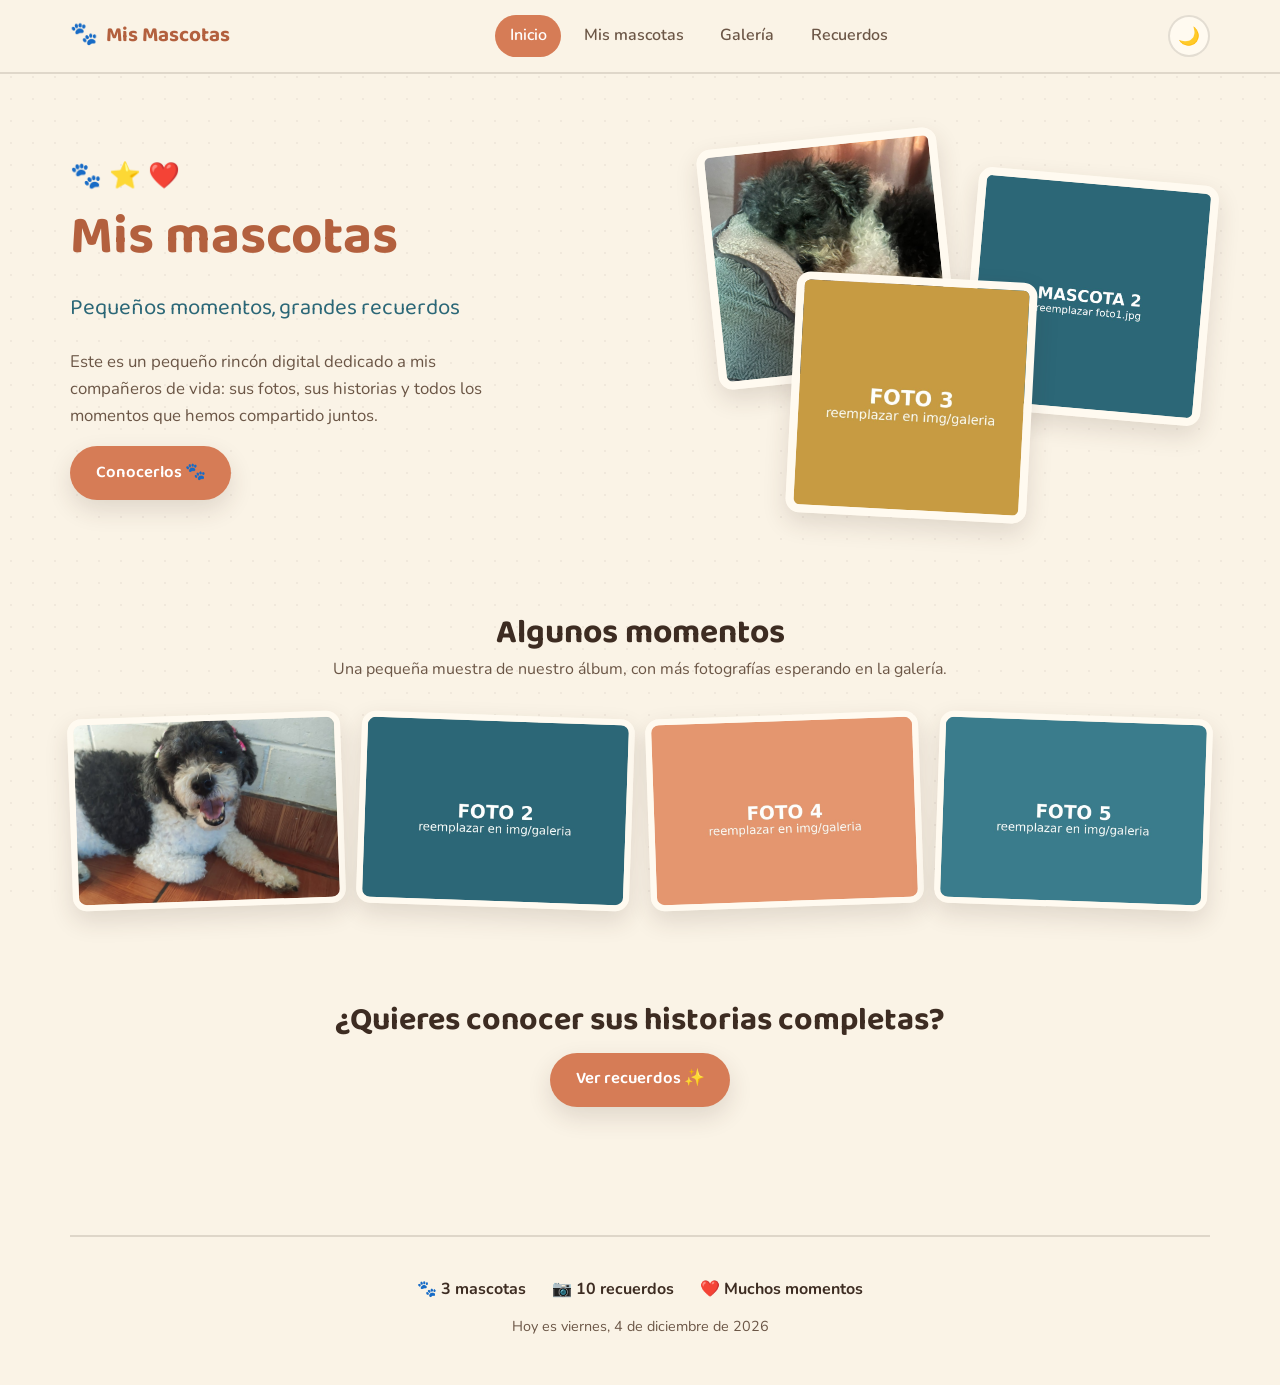
<file: index.html>
<!DOCTYPE html>
<html lang="es">
<head>
  <meta charset="UTF-8">
  <meta name="viewport" content="width=device-width, initial-scale=1.0">
  <title>Mis Perritos | Álbum digital de nuestros recuerdos</title>
  <meta name="description" content="Un álbum digital cálido y personal dedicado a mis mascotas: conócelas, mira la galería de fotos y revive nuestros recuerdos favoritos.">
  <link rel="stylesheet" href="css/style.css">
  <link rel="stylesheet" href="css/home.css">
</head>
<body>

  <header class="site-header">
    <nav class="navbar container" aria-label="Navegación principal">
      <a href="index.html" class="brand"><span class="paw">🐾</span> Mis Mascotas</a>
      <ul class="nav-links">
        <li><a href="index.html" aria-current="page">Inicio</a></li>
        <li><a href="mascotas.html">Mis mascotas</a></li>
        <li><a href="galeria.html">Galería</a></li>
        <li><a href="recuerdos.html">Recuerdos</a></li>
      </ul>
      <div class="nav-actions">
        <button class="theme-toggle" aria-label="Cambiar a modo oscuro">🌙</button>
        <button class="hamburger" aria-label="Abrir menú" aria-expanded="false">
          <span></span><span></span><span></span>
        </button>
      </div>
    </nav>
  </header>

  <main>
    <section class="hero container">
      <div class="hero-text">
        <p class="hero-eyebrow-icons">🐾 ⭐ ❤️</p>
        <h1>Mis mascotas</h1>
        <p class="tagline">Pequeños momentos, grandes recuerdos</p>
        <p class="lead">Este es un pequeño rincón digital dedicado a mis compañeros de vida: sus fotos, sus historias y todos los momentos que hemos compartido juntos.</p>
        <a href="mascotas.html" class="btn btn-primary">Conocerlos 🐾</a>
      </div>
      <div class="hero-collage" aria-hidden="true">
        <img src="img/mascota1/foto1.jpg" alt="">
        <img src="img/mascota2/foto1.jpg" alt="">
        <img src="img/galeria/foto3.jpg" alt="">
      </div>
    </section>

    <section class="preview-section container">
      <h2 class="reveal">Algunos momentos</h2>
      <p class="lead reveal">Una pequeña muestra de nuestro álbum, con más fotografías esperando en la galería.</p>
      <div class="preview-grid">
        <figure class="reveal"><img src="img/galeria/foto1.jpg" alt="Fotografía del álbum 1" loading="lazy"></figure>
        <figure class="reveal"><img src="img/galeria/foto2.jpg" alt="Fotografía del álbum 2" loading="lazy"></figure>
        <figure class="reveal"><img src="img/galeria/foto4.jpg" alt="Fotografía del álbum 3" loading="lazy"></figure>
        <figure class="reveal"><img src="img/galeria/foto5.jpg" alt="Fotografía del álbum 4" loading="lazy"></figure>
      </div>
    </section>

    <section class="home-cta container reveal">
      <h2>¿Quieres conocer sus historias completas?</h2>
      <a href="recuerdos.html" class="btn btn-primary">Ver recuerdos ✨</a>
    </section>
  </main>

  <footer class="site-footer container">
    <div class="footer-stats">
      <span>🐾 3 mascotas</span>
      <span>📷 10 recuerdos</span>
      <span>❤️ Muchos momentos</span>
    </div>
    <p class="footer-date"></p>
  </footer>

  <button class="back-to-top" aria-label="Volver arriba">↑</button>

  <script src="js/main.js"></script>
</body>
</html>
</file>
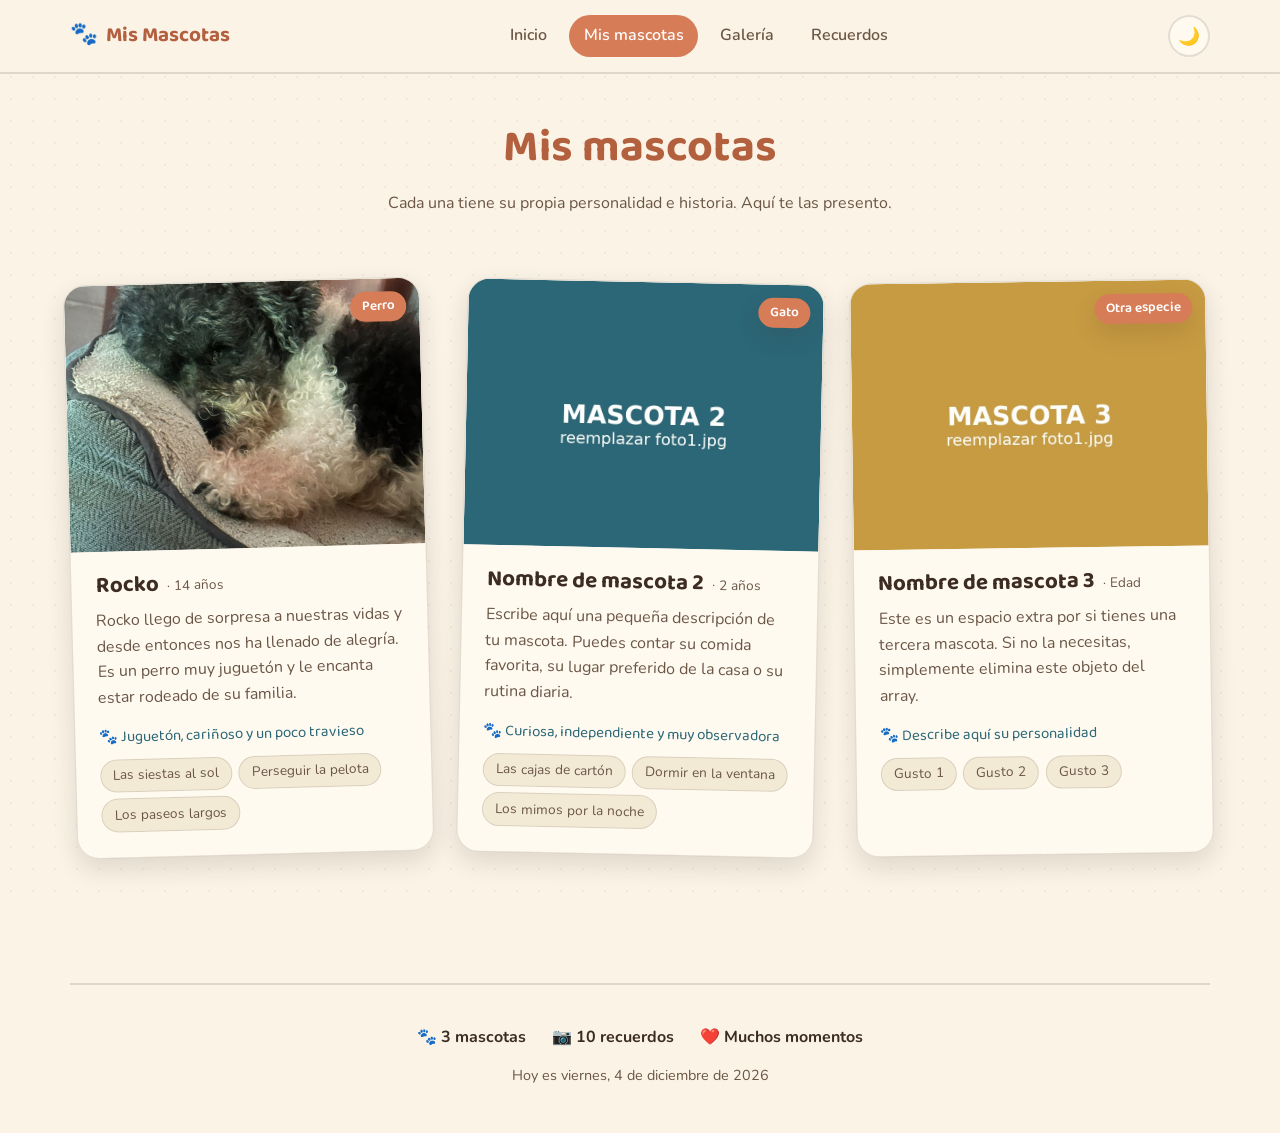
<file: mascotas.html>
<!DOCTYPE html>
<html lang="es">
<head>
  <meta charset="UTF-8">
  <meta name="viewport" content="width=device-width, initial-scale=1.0">
  <title>Mis Mascotas | Conoce a mis mascotas</title>
  <meta name="description" content="Conoce a cada una de mis mascotas: su nombre, edad, personalidad y las cosas que más les gustan.">
  <link rel="stylesheet" href="css/style.css">
  <link rel="stylesheet" href="css/mascotas.css">
</head>
<body>

  <header class="site-header">
    <nav class="navbar container" aria-label="Navegación principal">
      <a href="index.html" class="brand"><span class="paw">🐾</span> Mis Mascotas</a>
      <ul class="nav-links">
        <li><a href="index.html">Inicio</a></li>
        <li><a href="mascotas.html" aria-current="page">Mis mascotas</a></li>
        <li><a href="galeria.html">Galería</a></li>
        <li><a href="recuerdos.html">Recuerdos</a></li>
      </ul>
      <div class="nav-actions">
        <button class="theme-toggle" aria-label="Cambiar a modo oscuro">🌙</button>
        <button class="hamburger" aria-label="Abrir menú" aria-expanded="false">
          <span></span><span></span><span></span>
        </button>
      </div>
    </nav>
  </header>

  <main class="container">
    <section class="page-header reveal">
      <h1>Mis mascotas</h1>
      <p>Cada una tiene su propia personalidad e historia. Aquí te las presento.</p>
    </section>

    <section class="mascotas-grid" id="mascotas-grid" aria-label="Tarjetas de mascotas">
      <!-- Las tarjetas se generan automáticamente desde js/mascotas.js -->
    </section>
  </main>

  <footer class="site-footer container">
    <div class="footer-stats">
      <span>🐾 3 mascotas</span>
      <span>📷 10 recuerdos</span>
      <span>❤️ Muchos momentos</span>
    </div>
    <p class="footer-date"></p>
  </footer>

  <button class="back-to-top" aria-label="Volver arriba">↑</button>

  <script src="js/main.js"></script>
  <script src="js/mascotas.js"></script>
</body>
</html>
</file>
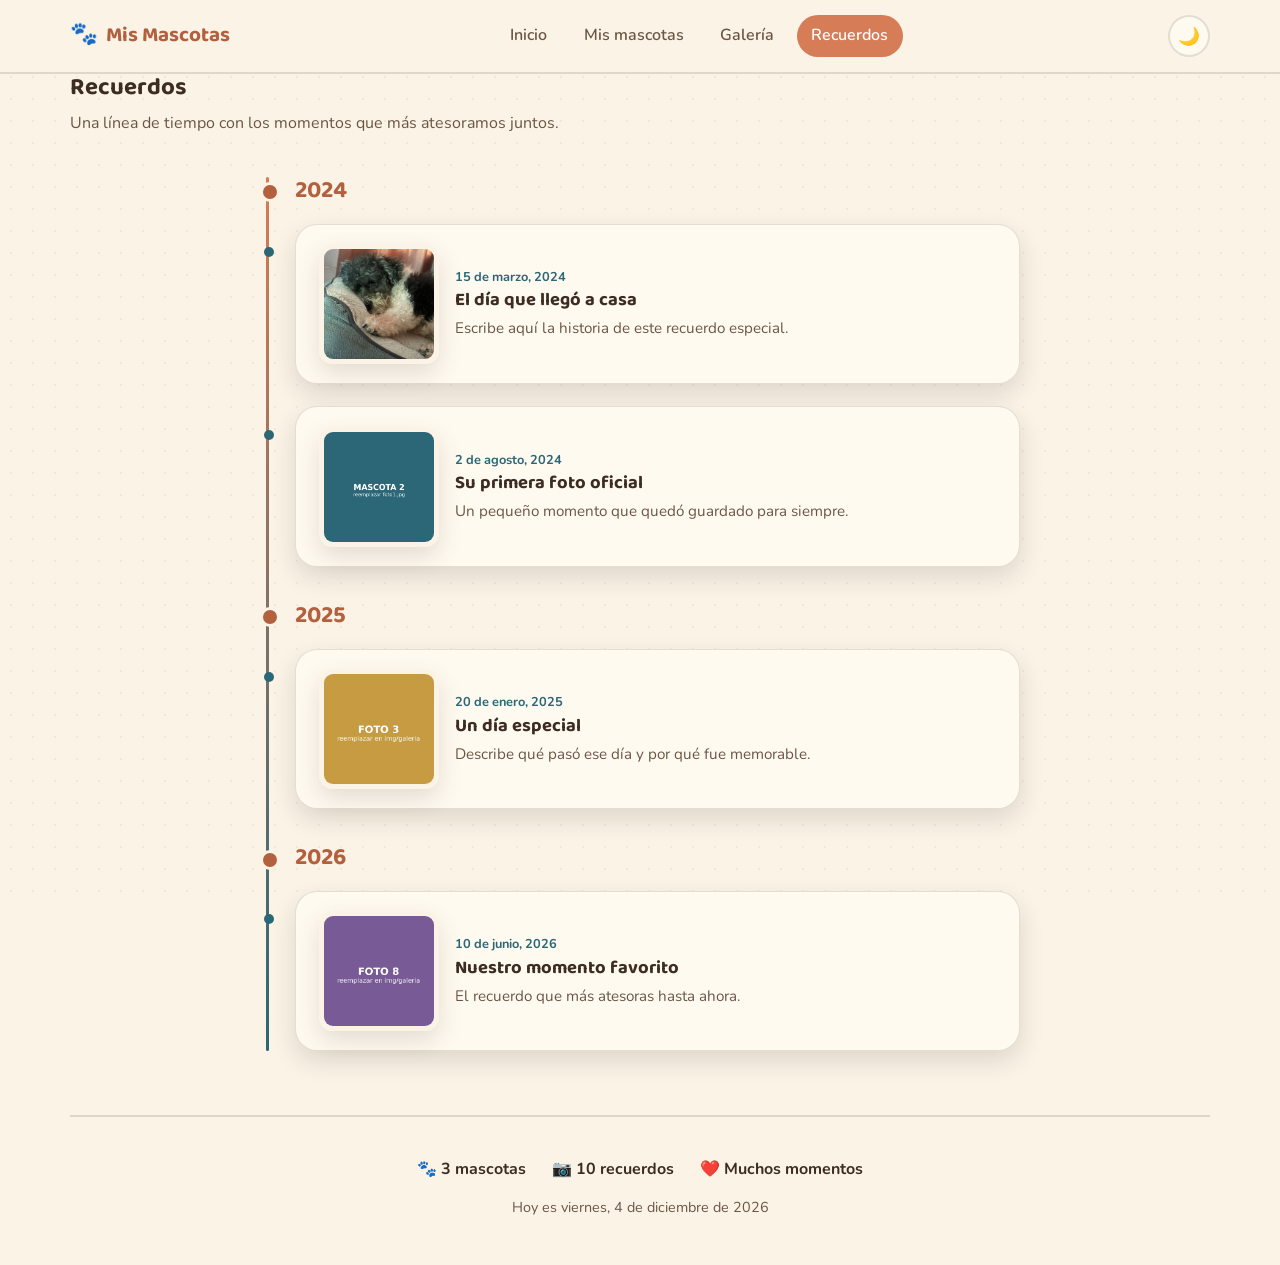
<file: recuerdos.html>
<!DOCTYPE html>
<html lang="es">
<head>
  <meta charset="UTF-8">
  <meta name="viewport" content="width=device-width, initial-scale=1.0">
  <title>Mis Mascotas | Recuerdos</title>
  <meta name="description" content="Línea de tiempo con los momentos y recuerdos más especiales junto a mis mascotas.">
  <link rel="stylesheet" href="css/style.css">
  <link rel="stylesheet" href="css/recuerdos.css">
</head>
<body>

  <header class="site-header">
    <nav class="navbar container" aria-label="Navegación principal">
      <a href="index.html" class="brand"><span class="paw">🐾</span> Mis Mascotas</a>
      <ul class="nav-links">
        <li><a href="index.html">Inicio</a></li>
        <li><a href="mascotas.html">Mis mascotas</a></li>
        <li><a href="galeria.html">Galería</a></li>
        <li><a href="recuerdos.html" aria-current="page">Recuerdos</a></li>
      </ul>
      <div class="nav-actions">
        <button class="theme-toggle" aria-label="Cambiar a modo oscuro">🌙</button>
        <button class="hamburger" aria-label="Abrir menú" aria-expanded="false">
          <span></span><span></span><span></span>
        </button>
      </div>
    </nav>
  </header>

  <main class="container">
    <section class="page-header reveal">
      <h1>Recuerdos</h1>
      <p>Una línea de tiempo con los momentos que más atesoramos juntos.</p>
    </section>

    <div class="timeline" id="timeline" aria-label="Línea de tiempo de recuerdos">
      <!-- Los recuerdos se generan automáticamente desde js/recuerdos.js -->
    </div>
  </main>

  <footer class="site-footer container">
    <div class="footer-stats">
      <span>🐾 3 mascotas</span>
      <span>📷 10 recuerdos</span>
      <span>❤️ Muchos momentos</span>
    </div>
    <p class="footer-date"></p>
  </footer>

  <button class="back-to-top" aria-label="Volver arriba">↑</button>

  <script src="js/main.js"></script>
  <script src="js/recuerdos.js"></script>
</body>
</html>
</file>
<file: css/style.css>
/* ============================================
   MIS MASCOTAS — Hoja de estilos base
   Variables, reset, navegación, pie de página
   y utilidades compartidas por todo el sitio.
   ============================================ */

@import url('https://fonts.googleapis.com/css2?family=Baloo+2:wght@500;600;700;800&family=Nunito:wght@400;600;700&display=swap');

:root {
  /* --- Paleta cálida tipo scrapbook --- */
  --paper: #faf3e6;
  --paper-alt: #f3ead6;
  --ink: #3d2c22;
  --ink-soft: #6b5646;
  --coral: #d67c56;
  --coral-dark: #b3603e;
  --teal: #2b6777;
  --mustard: #c79b42;
  --cream-card: #fffaf0;
  --border-soft: rgba(61, 44, 34, 0.14);
  --shadow-soft: 0 10px 24px rgba(61, 44, 34, 0.14);
  --shadow-hover: 0 16px 32px rgba(61, 44, 34, 0.22);

  --font-display: 'Baloo 2', 'Segoe UI', sans-serif;
  --font-body: 'Nunito', 'Segoe UI', sans-serif;

  --radius-lg: 22px;
  --radius-md: 14px;
  --nav-height: 72px;

  color-scheme: light;
}

[data-theme="dark"] {
  color-scheme: dark;
  --paper: #241c17;
  --paper-alt: #2c231c;
  --ink: #f4e9db;
  --ink-soft: #cdb9a6;
  --cream-card: #2f261f;
  --border-soft: rgba(244, 233, 219, 0.14);
  --shadow-soft: 0 10px 24px rgba(0, 0, 0, 0.4);
  --shadow-hover: 0 16px 32px rgba(0, 0, 0, 0.5);
}

* { box-sizing: border-box; }

html { scroll-behavior: smooth; }

body {
  margin: 0;
  font-family: var(--font-body);
  background-color: var(--paper);
  color: var(--ink);
  line-height: 1.6;
  transition: background-color 0.3s ease, color 0.3s ease;
}

img { max-width: 100%; display: block; }

a { color: inherit; }

h1, h2, h3 { font-family: var(--font-display); margin: 0 0 0.4em; line-height: 1.15; }

p { margin: 0 0 1em; color: var(--ink-soft); }

.container {
  width: min(1140px, 92%);
  margin-inline: auto;
}

/* Textura sutil de "papel" de fondo */
body::before {
  content: "";
  position: fixed;
  inset: 0;
  pointer-events: none;
  background-image: radial-gradient(var(--border-soft) 1px, transparent 1px);
  background-size: 22px 22px;
  opacity: 0.35;
  z-index: 0;
}

/* ---------- NAVEGACIÓN ---------- */
.site-header {
  position: sticky;
  top: 0;
  z-index: 100;
  background: var(--paper);
  border-bottom: 2px solid var(--border-soft);
}

.navbar {
  display: flex;
  align-items: center;
  justify-content: space-between;
  height: var(--nav-height);
}

.brand {
  display: flex;
  align-items: center;
  gap: 0.5rem;
  font-family: var(--font-display);
  font-size: 1.3rem;
  font-weight: 700;
  text-decoration: none;
  color: var(--coral-dark);
}

.brand .paw { font-size: 1.4rem; }

.nav-links {
  display: flex;
  gap: 0.5rem;
  list-style: none;
  margin: 0;
  padding: 0;
}

.nav-links a {
  display: inline-block;
  padding: 0.5rem 0.9rem;
  border-radius: 999px;
  text-decoration: none;
  font-weight: 600;
  color: var(--ink-soft);
  transition: background-color 0.2s ease, color 0.2s ease;
}

.nav-links a:hover,
.nav-links a:focus-visible {
  background: var(--paper-alt);
  color: var(--ink);
}

.nav-links a[aria-current="page"] {
  background: var(--coral);
  color: #fff;
}

.nav-actions {
  display: flex;
  align-items: center;
  gap: 0.6rem;
}

.theme-toggle {
  border: 2px solid var(--border-soft);
  background: var(--cream-card);
  border-radius: 999px;
  width: 42px;
  height: 42px;
  font-size: 1.1rem;
  cursor: pointer;
  display: grid;
  place-items: center;
  transition: transform 0.2s ease, box-shadow 0.2s ease;
}

.theme-toggle:hover { transform: translateY(-2px); box-shadow: var(--shadow-soft); }

.hamburger {
  display: none;
  flex-direction: column;
  gap: 5px;
  width: 42px;
  height: 42px;
  border: 2px solid var(--border-soft);
  border-radius: var(--radius-md);
  background: var(--cream-card);
  cursor: pointer;
  align-items: center;
  justify-content: center;
}

.hamburger span {
  display: block;
  width: 20px;
  height: 2px;
  background: var(--ink);
  border-radius: 2px;
  transition: transform 0.25s ease, opacity 0.25s ease;
}

.hamburger.is-open span:nth-child(1) { transform: translateY(7px) rotate(45deg); }
.hamburger.is-open span:nth-child(2) { opacity: 0; }
.hamburger.is-open span:nth-child(3) { transform: translateY(-7px) rotate(-45deg); }

/* ---------- BOTONES ---------- */
.btn {
  display: inline-flex;
  align-items: center;
  gap: 0.5rem;
  padding: 0.85rem 1.6rem;
  border-radius: 999px;
  font-family: var(--font-display);
  font-weight: 600;
  font-size: 1.05rem;
  text-decoration: none;
  border: none;
  cursor: pointer;
  transition: transform 0.2s ease, box-shadow 0.2s ease;
}

.btn-primary {
  background: var(--coral);
  color: #fff;
  box-shadow: var(--shadow-soft);
}

.btn-primary:hover, .btn-primary:focus-visible {
  transform: translateY(-3px) rotate(-1deg);
  box-shadow: var(--shadow-hover);
}

/* ---------- PIE DE PÁGINA ---------- */
.site-footer {
  margin-top: 4rem;
  padding: 2.5rem 0 2rem;
  border-top: 2px solid var(--border-soft);
  text-align: center;
  position: relative;
  z-index: 1;
}

.footer-stats {
  display: flex;
  justify-content: center;
  gap: 1.6rem;
  flex-wrap: wrap;
  font-weight: 700;
  color: var(--ink);
  margin-bottom: 0.8rem;
}

.footer-date { font-size: 0.9rem; color: var(--ink-soft); }

/* ---------- VOLVER ARRIBA ---------- */
.back-to-top {
  position: fixed;
  right: 1.4rem;
  bottom: 1.4rem;
  width: 48px;
  height: 48px;
  border-radius: 50%;
  border: none;
  background: var(--teal);
  color: #fff;
  font-size: 1.2rem;
  cursor: pointer;
  box-shadow: var(--shadow-soft);
  opacity: 0;
  pointer-events: none;
  transform: translateY(12px);
  transition: opacity 0.25s ease, transform 0.25s ease;
  z-index: 90;
}

.back-to-top.is-visible {
  opacity: 1;
  pointer-events: auto;
  transform: translateY(0);
}

/* ---------- ANIMACIONES DE APARICIÓN (scroll) ---------- */
.reveal {
  opacity: 0;
  transform: translateY(24px);
  transition: opacity 0.6s ease, transform 0.6s ease;
}

.reveal.is-visible {
  opacity: 1;
  transform: translateY(0);
}

/* Decoración flotante sutil */
.floaty {
  animation: floaty 4s ease-in-out infinite;
}

@keyframes floaty {
  0%, 100% { transform: translateY(0) rotate(0deg); }
  50% { transform: translateY(-8px) rotate(3deg); }
}

@keyframes fadeSlideUp {
  from { opacity: 0; transform: translateY(18px); }
  to { opacity: 1; transform: translateY(0); }
}

/* ---------- RESPETO A prefers-reduced-motion ---------- */
@media (prefers-reduced-motion: reduce) {
  html { scroll-behavior: auto; }
  *, *::before, *::after {
    animation-duration: 0.001ms !important;
    animation-iteration-count: 1 !important;
    transition-duration: 0.001ms !important;
    scroll-behavior: auto !important;
  }
  .reveal { opacity: 1; transform: none; }
}

/* ---------- MENÚ MÓVIL ---------- */
@media (max-width: 780px) {
  .hamburger { display: flex; }

  .nav-links {
    position: absolute;
    top: var(--nav-height);
    left: 0;
    right: 0;
    flex-direction: column;
    background: var(--paper);
    border-bottom: 2px solid var(--border-soft);
    padding: 0.6rem 1rem 1.2rem;
    gap: 0.3rem;
    transform: translateY(-8px);
    opacity: 0;
    visibility: hidden;
    transition: opacity 0.2s ease, transform 0.2s ease, visibility 0.2s;
  }

  .nav-links.is-open {
    transform: translateY(0);
    opacity: 1;
    visibility: visible;
  }

  .nav-links a { display: block; }
}
</file>
<file: css/home.css>
/* ============================================
   INICIO — estilos específicos de index.html
   ============================================ */

.hero {
  position: relative;
  z-index: 1;
  padding: 4rem 0 3rem;
  display: grid;
  grid-template-columns: 1.1fr 1fr;
  gap: 2.5rem;
  align-items: center;
}

.hero-text { animation: fadeSlideUp 0.7s ease both; }

.hero-eyebrow-icons {
  font-size: 1.6rem;
  margin-bottom: 0.6rem;
}

.hero h1 {
  font-size: clamp(2.2rem, 5vw, 3.4rem);
  color: var(--coral-dark);
}

.hero .tagline {
  font-family: var(--font-display);
  font-size: clamp(1.1rem, 2vw, 1.4rem);
  color: var(--teal);
  margin-bottom: 1.4rem;
}

.hero .lead {
  max-width: 46ch;
  font-size: 1.05rem;
}

/* Collage principal del hero: fotos superpuestas y giradas */
.hero-collage {
  position: relative;
  height: 380px;
  animation: fadeSlideUp 0.9s ease both;
  animation-delay: 0.1s;
}

.hero-collage img {
  position: absolute;
  width: 46%;
  aspect-ratio: 1 / 1;
  object-fit: cover;
  border: 8px solid var(--cream-card);
  border-radius: var(--radius-md);
  box-shadow: var(--shadow-soft);
  transition: transform 0.3s ease, box-shadow 0.3s ease;
}

.hero-collage img:hover {
  transform: translateY(-6px) rotate(0deg) scale(1.03);
  box-shadow: var(--shadow-hover);
  z-index: 5;
}

.hero-collage img:nth-child(1) { top: 0; left: 4%; transform: rotate(-6deg); }
.hero-collage img:nth-child(2) { top: 10%; right: 0; transform: rotate(5deg); }
.hero-collage img:nth-child(3) { bottom: 0; left: 20%; transform: rotate(3deg); z-index: 2; }

/* ---------- SECCIÓN "ALGUNAS FOTOS" ---------- */
.preview-section {
  padding: 3rem 0;
  position: relative;
  z-index: 1;
}

.preview-section h2 {
  font-size: clamp(1.6rem, 3vw, 2.1rem);
  color: var(--ink);
  text-align: center;
  margin-bottom: 0.3rem;
}

.preview-section .lead {
  text-align: center;
  margin: 0 auto 2rem;
}

.preview-grid {
  display: grid;
  grid-template-columns: repeat(4, 1fr);
  gap: 1rem;
}

.preview-grid figure {
  margin: 0;
  overflow: hidden;
  border-radius: var(--radius-md);
  box-shadow: var(--shadow-soft);
  border: 6px solid var(--cream-card);
}

.preview-grid figure:nth-child(odd) { transform: rotate(-2deg); }
.preview-grid figure:nth-child(even) { transform: rotate(2deg); }

.preview-grid img {
  width: 100%;
  height: 180px;
  object-fit: cover;
  transition: transform 0.35s ease;
}

.preview-grid figure:hover img { transform: scale(1.08); }

.preview-grid figure:hover {
  transform: rotate(0deg) translateY(-4px);
}

/* ---------- CTA final ---------- */
.home-cta {
  text-align: center;
  padding: 3rem 0 4rem;
  position: relative;
  z-index: 1;
}

.home-cta h2 { font-size: clamp(1.5rem, 3vw, 2rem); }

@media (max-width: 900px) {
  .hero { grid-template-columns: 1fr; text-align: center; }
  .hero .lead { margin-inline: auto; }
  .hero-collage { height: 300px; margin-top: 1rem; }
  .preview-grid { grid-template-columns: repeat(2, 1fr); }
}
</file>
<file: css/mascotas.css>
/* ============================================
   MIS MASCOTAS — estilos de mascotas.html
   ============================================ */

.page-header {
  padding: 3rem 0 1rem;
  text-align: center;
}

.page-header h1 { color: var(--coral-dark); font-size: clamp(2rem, 4vw, 2.8rem); }
.page-header p { max-width: 52ch; margin-inline: auto; }

.mascotas-grid {
  display: grid;
  grid-template-columns: repeat(auto-fit, minmax(280px, 1fr));
  gap: 2.2rem;
  padding: 2rem 0 4rem;
}

.mascota-card {
  background: var(--cream-card);
  border-radius: var(--radius-lg);
  box-shadow: var(--shadow-soft);
  overflow: hidden;
  border: 1px solid var(--border-soft);
  transition: transform 0.3s ease, box-shadow 0.3s ease;
}

.mascota-card:nth-child(3n+1) { transform: rotate(-1.5deg); }
.mascota-card:nth-child(3n+2) { transform: rotate(1.2deg); }
.mascota-card:nth-child(3n)   { transform: rotate(-0.8deg); }

.mascota-card:hover,
.mascota-card:focus-within {
  transform: rotate(0deg) translateY(-8px);
  box-shadow: var(--shadow-hover);
}

.mascota-photo {
  position: relative;
  aspect-ratio: 4 / 3;
  overflow: hidden;
}

.mascota-photo img {
  width: 100%;
  height: 100%;
  object-fit: cover;
  transition: transform 0.4s ease;
}

.mascota-card:hover .mascota-photo img { transform: scale(1.08) rotate(1deg); }

.mascota-species-tag {
  position: absolute;
  top: 0.8rem;
  right: 0.8rem;
  background: var(--coral);
  color: #fff;
  font-family: var(--font-display);
  font-size: 0.85rem;
  font-weight: 600;
  padding: 0.25rem 0.7rem;
  border-radius: 999px;
  box-shadow: var(--shadow-soft);
}

.mascota-body { padding: 1.4rem 1.5rem 1.6rem; }

.mascota-body h2 {
  font-size: 1.4rem;
  color: var(--ink);
  display: flex;
  align-items: baseline;
  gap: 0.5rem;
}

.mascota-age {
  font-size: 0.85rem;
  font-weight: 400;
  color: var(--ink-soft);
  font-family: var(--font-body);
}

.mascota-desc { margin-bottom: 0.9rem; }

.mascota-personalidad {
  font-family: var(--font-display);
  font-size: 0.95rem;
  color: var(--teal);
  margin-bottom: 0.6rem;
}

.mascota-gustos {
  display: flex;
  flex-wrap: wrap;
  gap: 0.4rem;
  list-style: none;
  padding: 0;
  margin: 0;
}

.mascota-gustos li {
  background: var(--paper-alt);
  border: 1px solid var(--border-soft);
  border-radius: 999px;
  padding: 0.3rem 0.75rem;
  font-size: 0.85rem;
  color: var(--ink-soft);
}

@media (max-width: 560px) {
  .mascota-card { transform: none !important; }
}
</file>
<file: css/recuerdos.css>
/* ============================================
   RECUERDOS — estilos de recuerdos.html (línea de tiempo)
   ============================================ */

.timeline {
  position: relative;
  max-width: 760px;
  margin: 2.5rem auto 4rem;
  padding-left: 2.2rem;
}

.timeline::before {
  content: "";
  position: absolute;
  left: 0.4rem;
  top: 0;
  bottom: 0;
  width: 3px;
  background: linear-gradient(var(--coral), var(--teal));
  border-radius: 3px;
}

.timeline-year {
  font-family: var(--font-display);
  font-size: 1.5rem;
  color: var(--coral-dark);
  margin: 2.2rem 0 1.2rem;
  position: relative;
}

.timeline-year:first-child { margin-top: 0; }

.timeline-year::before {
  content: "";
  position: absolute;
  left: -2.2rem;
  top: 0.35rem;
  width: 14px;
  height: 14px;
  border-radius: 50%;
  background: var(--coral-dark);
  border: 3px solid var(--paper);
}

.memory-item {
  position: relative;
  background: var(--cream-card);
  border: 1px solid var(--border-soft);
  border-radius: var(--radius-lg);
  box-shadow: var(--shadow-soft);
  padding: 1.2rem 1.4rem;
  margin-bottom: 1.4rem;
  display: grid;
  grid-template-columns: 120px 1fr;
  gap: 1rem;
  align-items: center;
}

.memory-item::before {
  content: "";
  position: absolute;
  left: -2rem;
  top: 1.4rem;
  width: 10px;
  height: 10px;
  border-radius: 50%;
  background: var(--teal);
}

.memory-photo {
  width: 120px;
  height: 120px;
  border-radius: var(--radius-md);
  overflow: hidden;
  box-shadow: var(--shadow-soft);
  border: 5px solid var(--paper);
}

.memory-photo img { width: 100%; height: 100%; object-fit: cover; }

.memory-date {
  font-size: 0.8rem;
  font-weight: 700;
  color: var(--teal);
  text-transform: none;
  margin-bottom: 0.2rem;
}

.memory-title {
  font-family: var(--font-display);
  font-size: 1.15rem;
  margin-bottom: 0.3rem;
}

.memory-desc { margin: 0; font-size: 0.95rem; }

@media (max-width: 600px) {
  .memory-item { grid-template-columns: 1fr; }
  .memory-photo { width: 100%; height: 160px; }
}
</file>
